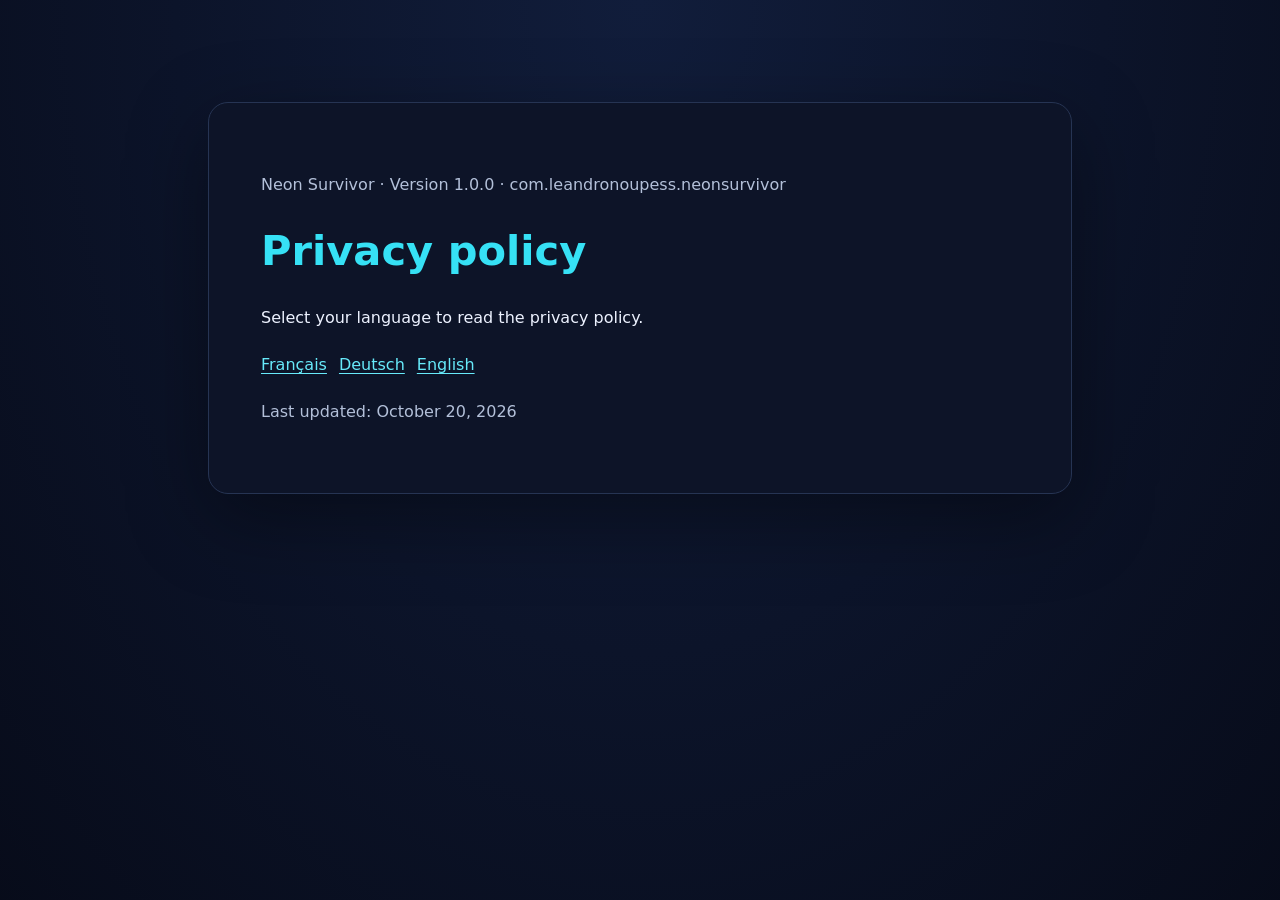
<file: docs/index.html>
<!doctype html>
<html lang="en">
  <head>
    <meta charset="utf-8">
    <meta name="viewport" content="width=device-width, initial-scale=1">
    <meta name="description" content="Privacy policy for Neon Survivor in French, German, and English.">
    <title>Neon Survivor — Privacy Policy</title>
    <link rel="stylesheet" href="styles.css">
  </head>
  <body>
    <main>
      <p class="muted">Neon Survivor · Version 1.0.0 · com.leandronoupess.neonsurvivor</p>
      <h1>Privacy policy</h1>
      <p>Select your language to read the privacy policy.</p>
      <nav class="languages" aria-label="Language">
        <a href="fr/">Français</a>
        <a href="de/">Deutsch</a>
        <a href="en/">English</a>
      </nav>
      <p class="muted">Last updated: October 20, 2026</p>
    </main>
  </body>
</html>
</file>
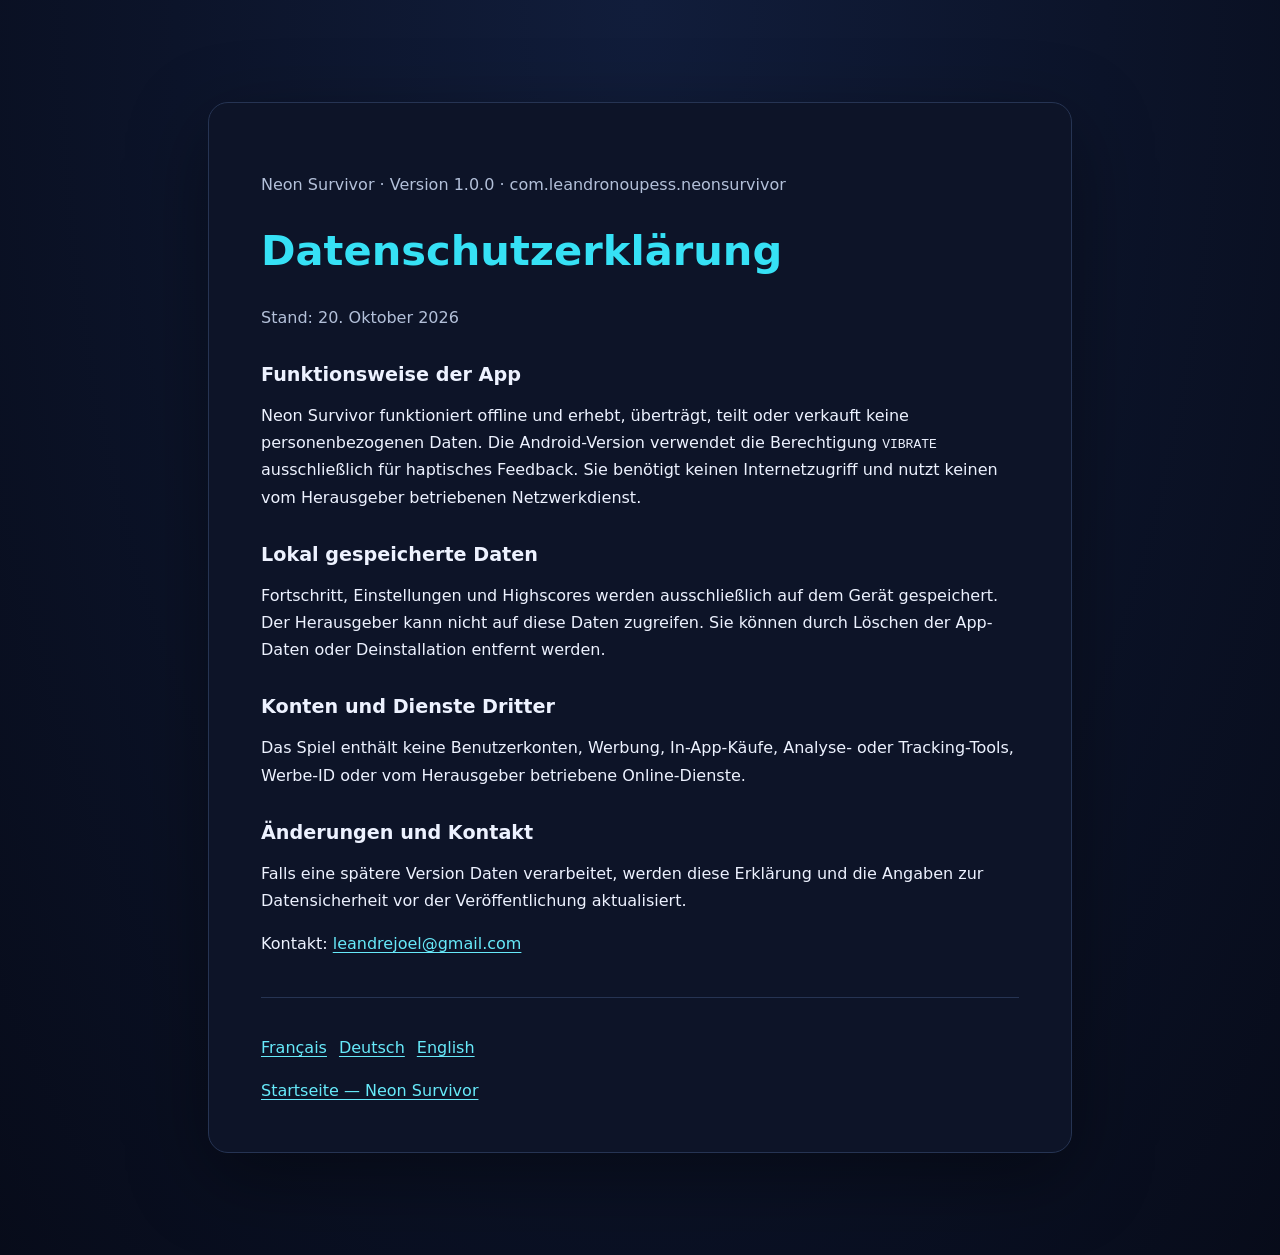
<file: docs/de/index.html>
<!doctype html>
<html lang="de">
  <head>
    <meta charset="utf-8">
    <meta name="viewport" content="width=device-width, initial-scale=1">
    <meta name="description" content="Datenschutzerklärung für Neon Survivor.">
    <title>Datenschutzerklärung — Neon Survivor</title>
    <link rel="stylesheet" href="../styles.css">
  </head>
  <body>
    <main>
      <p class="muted">Neon Survivor · Version 1.0.0 · com.leandronoupess.neonsurvivor</p>
      <h1>Datenschutzerklärung</h1>
      <p class="updated">Stand: 20. Oktober 2026</p>

      <h2>Funktionsweise der App</h2>
      <p>Neon Survivor funktioniert offline und erhebt, überträgt, teilt oder verkauft keine personenbezogenen Daten. Die Android-Version verwendet die Berechtigung <code>VIBRATE</code> ausschließlich für haptisches Feedback. Sie benötigt keinen Internetzugriff und nutzt keinen vom Herausgeber betriebenen Netzwerkdienst.</p>

      <h2>Lokal gespeicherte Daten</h2>
      <p>Fortschritt, Einstellungen und Highscores werden ausschließlich auf dem Gerät gespeichert. Der Herausgeber kann nicht auf diese Daten zugreifen. Sie können durch Löschen der App-Daten oder Deinstallation entfernt werden.</p>

      <h2>Konten und Dienste Dritter</h2>
      <p>Das Spiel enthält keine Benutzerkonten, Werbung, In-App-Käufe, Analyse- oder Tracking-Tools, Werbe-ID oder vom Herausgeber betriebene Online-Dienste.</p>

      <h2>Änderungen und Kontakt</h2>
      <p>Falls eine spätere Version Daten verarbeitet, werden diese Erklärung und die Angaben zur Datensicherheit vor der Veröffentlichung aktualisiert.</p>
      <p>Kontakt: <a href="mailto:leandrejoel@gmail.com">leandrejoel@gmail.com</a></p>

      <footer>
        <nav class="languages" aria-label="Sprache">
          <a href="../fr/">Français</a><a href="./">Deutsch</a><a href="../en/">English</a>
        </nav>
        <a href="../">Startseite — Neon Survivor</a>
      </footer>
    </main>
  </body>
</html>
</file>
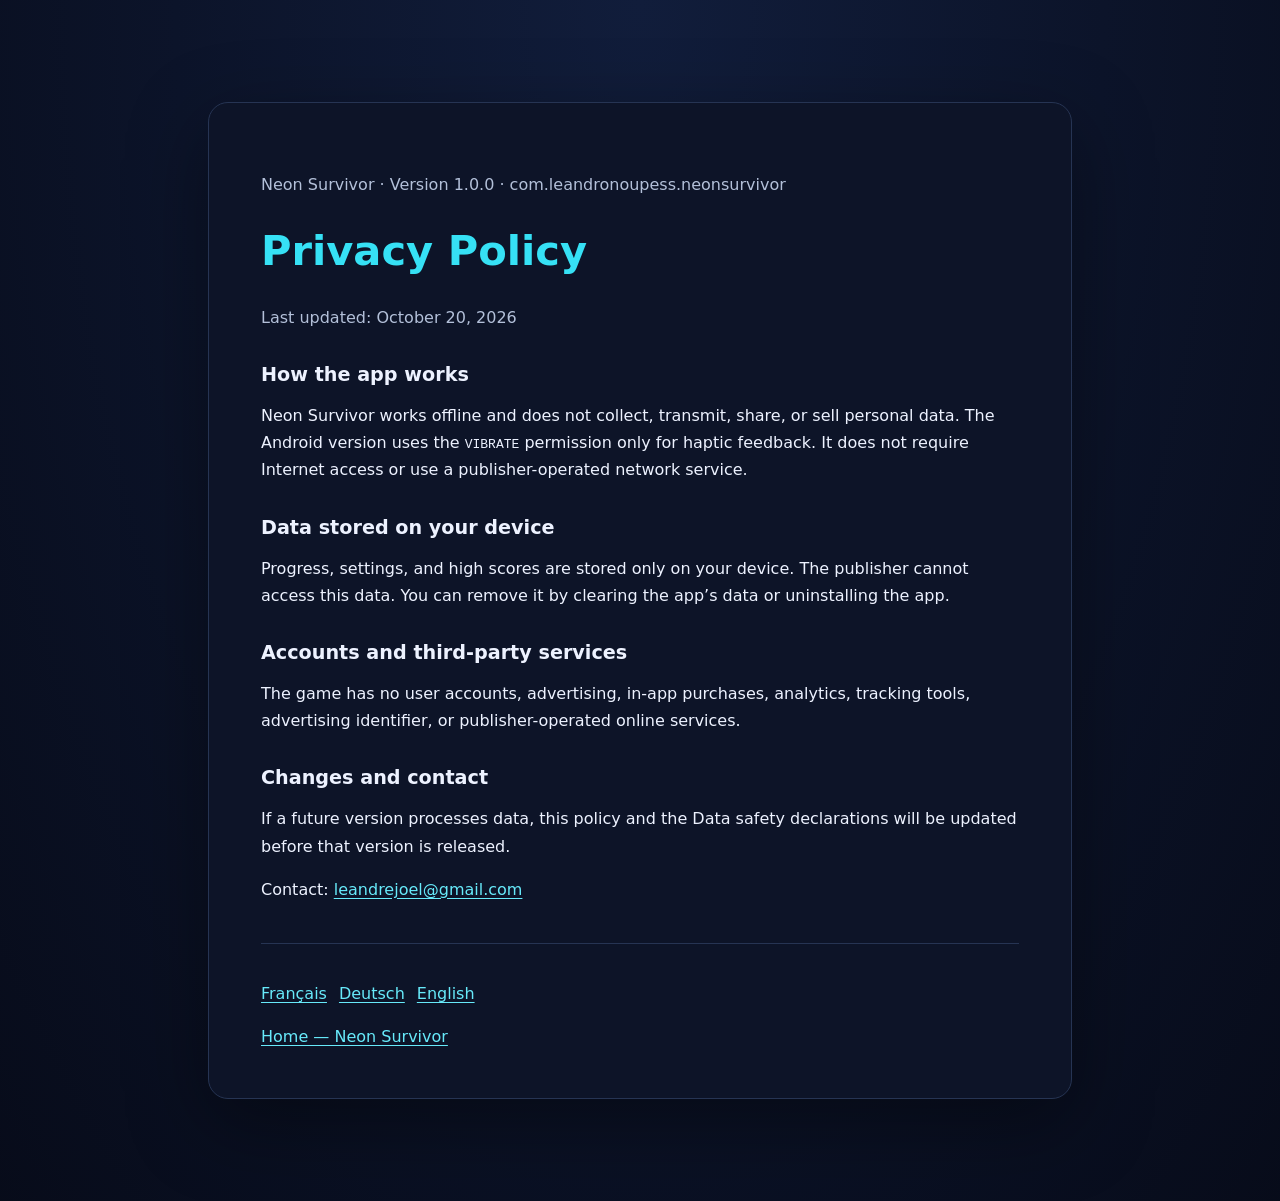
<file: docs/en/index.html>
<!doctype html>
<html lang="en">
  <head>
    <meta charset="utf-8">
    <meta name="viewport" content="width=device-width, initial-scale=1">
    <meta name="description" content="Privacy policy for Neon Survivor.">
    <title>Privacy Policy — Neon Survivor</title>
    <link rel="stylesheet" href="../styles.css">
  </head>
  <body>
    <main>
      <p class="muted">Neon Survivor · Version 1.0.0 · com.leandronoupess.neonsurvivor</p>
      <h1>Privacy Policy</h1>
      <p class="updated">Last updated: October 20, 2026</p>

      <h2>How the app works</h2>
      <p>Neon Survivor works offline and does not collect, transmit, share, or sell personal data. The Android version uses the <code>VIBRATE</code> permission only for haptic feedback. It does not require Internet access or use a publisher-operated network service.</p>

      <h2>Data stored on your device</h2>
      <p>Progress, settings, and high scores are stored only on your device. The publisher cannot access this data. You can remove it by clearing the app’s data or uninstalling the app.</p>

      <h2>Accounts and third-party services</h2>
      <p>The game has no user accounts, advertising, in-app purchases, analytics, tracking tools, advertising identifier, or publisher-operated online services.</p>

      <h2>Changes and contact</h2>
      <p>If a future version processes data, this policy and the Data safety declarations will be updated before that version is released.</p>
      <p>Contact: <a href="mailto:leandrejoel@gmail.com">leandrejoel@gmail.com</a></p>

      <footer>
        <nav class="languages" aria-label="Language">
          <a href="../fr/">Français</a><a href="../de/">Deutsch</a><a href="./">English</a>
        </nav>
        <a href="../">Home — Neon Survivor</a>
      </footer>
    </main>
  </body>
</html>
</file>
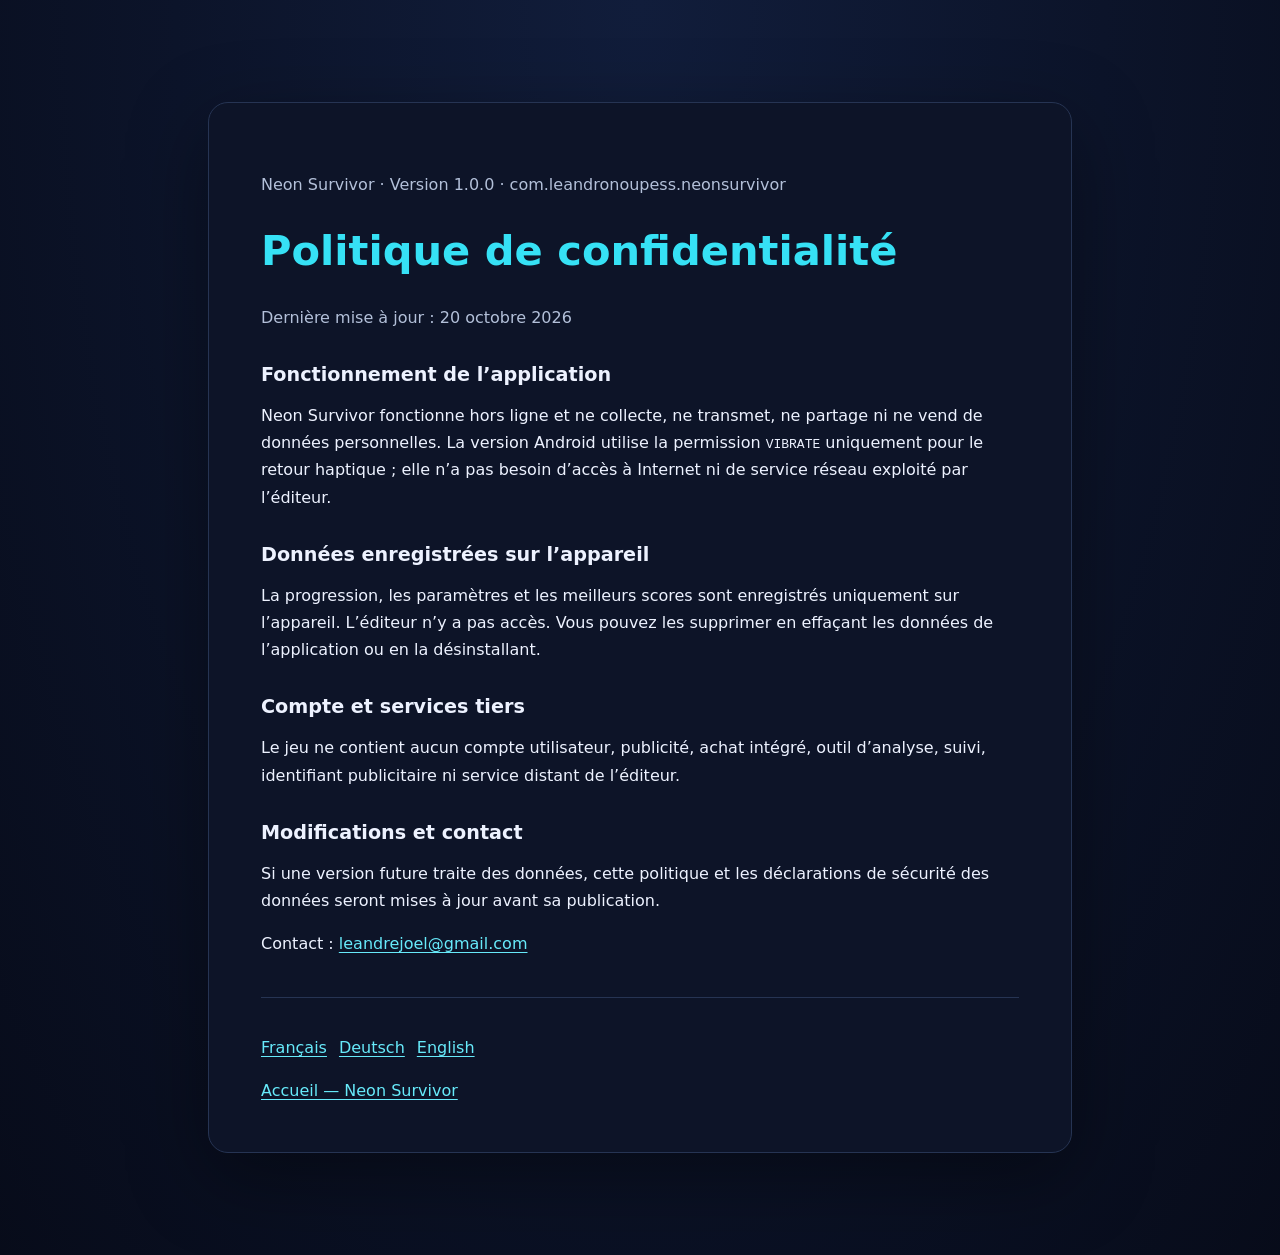
<file: docs/fr/index.html>
<!doctype html>
<html lang="fr">
  <head>
    <meta charset="utf-8">
    <meta name="viewport" content="width=device-width, initial-scale=1">
    <meta name="description" content="Politique de confidentialité de Neon Survivor.">
    <title>Politique de confidentialité — Neon Survivor</title>
    <link rel="stylesheet" href="../styles.css">
  </head>
  <body>
    <main>
      <p class="muted">Neon Survivor · Version 1.0.0 · com.leandronoupess.neonsurvivor</p>
      <h1>Politique de confidentialité</h1>
      <p class="updated">Dernière mise à jour : 20 octobre 2026</p>

      <h2>Fonctionnement de l’application</h2>
      <p>Neon Survivor fonctionne hors ligne et ne collecte, ne transmet, ne partage ni ne vend de données personnelles. La version Android utilise la permission <code>VIBRATE</code> uniquement pour le retour haptique ; elle n’a pas besoin d’accès à Internet ni de service réseau exploité par l’éditeur.</p>

      <h2>Données enregistrées sur l’appareil</h2>
      <p>La progression, les paramètres et les meilleurs scores sont enregistrés uniquement sur l’appareil. L’éditeur n’y a pas accès. Vous pouvez les supprimer en effaçant les données de l’application ou en la désinstallant.</p>

      <h2>Compte et services tiers</h2>
      <p>Le jeu ne contient aucun compte utilisateur, publicité, achat intégré, outil d’analyse, suivi, identifiant publicitaire ni service distant de l’éditeur.</p>

      <h2>Modifications et contact</h2>
      <p>Si une version future traite des données, cette politique et les déclarations de sécurité des données seront mises à jour avant sa publication.</p>
      <p>Contact : <a href="mailto:leandrejoel@gmail.com">leandrejoel@gmail.com</a></p>

      <footer>
        <nav class="languages" aria-label="Langue">
          <a href="./">Français</a><a href="../de/">Deutsch</a><a href="../en/">English</a>
        </nav>
        <a href="../">Accueil — Neon Survivor</a>
      </footer>
    </main>
  </body>
</html>
</file>
<file: docs/styles.css>
:root {
  color-scheme: dark;
  font-family: system-ui, -apple-system, BlinkMacSystemFont, "Segoe UI", sans-serif;
  background: #070b19;
  color: #edf2ff;
  font-synthesis: none;
  text-rendering: optimizeLegibility;
}

* { box-sizing: border-box; }

body {
  margin: 0;
  min-height: 100vh;
  padding: clamp(1rem, 4vw, 3rem);
  background: radial-gradient(ellipse at top, #111d3b 0, #070b19 58rem);
}

main {
  width: min(100%, 54rem);
  margin: 6vh auto;
  padding: clamp(1.4rem, 5vw, 3.25rem);
  border: 1px solid #263453;
  border-radius: 1.25rem;
  background: #0d1428;
  box-shadow: 0 1.5rem 5rem #0006;
}

h1, h2 { line-height: 1.2; }
h1 { color: #36e1f5; font-size: clamp(1.8rem, 5vw, 2.6rem); }
h2 { margin-top: 2rem; font-size: 1.2rem; }
p, li { line-height: 1.7; }
.updated, .muted { color: #b3c0d9; }
.languages { display: flex; flex-wrap: wrap; gap: .75rem; margin: 1.5rem 0; }
a { color: #67eafa; text-underline-offset: .2em; }
a:hover { color: #b4f6ff; }
a:focus-visible { outline: 3px solid #ffe36e; outline-offset: 4px; }
footer { margin-top: 2.5rem; padding-top: 1rem; border-top: 1px solid #263453; }

@media (prefers-reduced-motion: reduce) {
  *, *::before, *::after { scroll-behavior: auto !important; }
}
</file>
